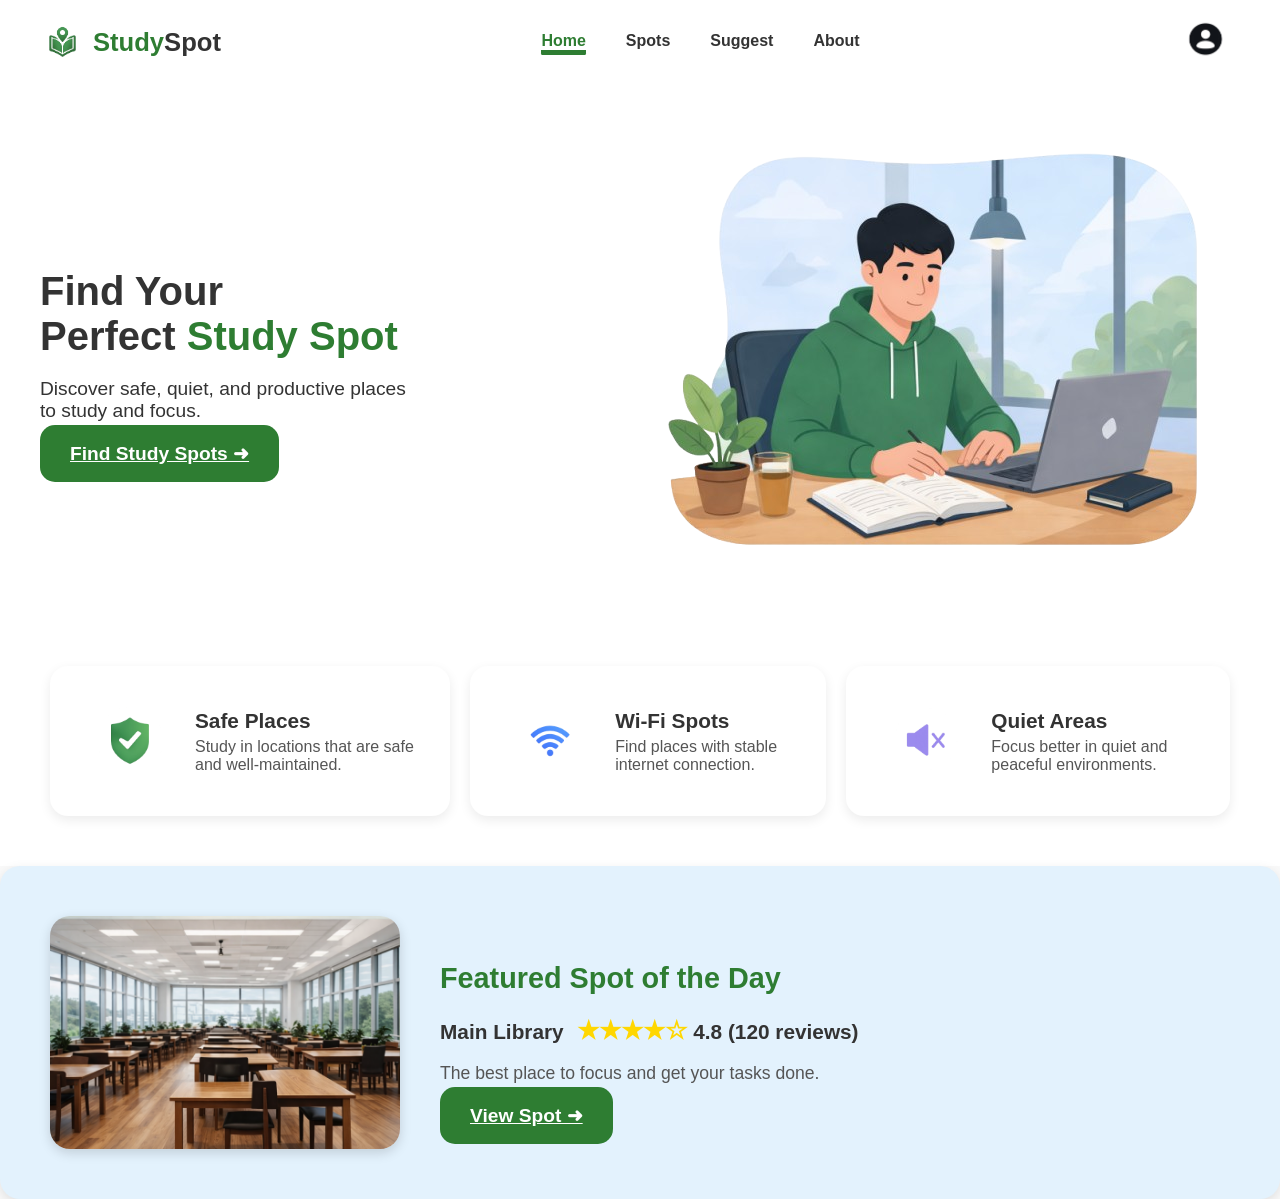
<file: index.html>
<!DOCTYPE html>
<html lang="en">
<head>
  <meta charset="UTF-8">
  <title>StudySpot</title>
  <!-- Link to external CSS file -->
  <link rel="stylesheet" href="style.css">
</head>
<body>

  <!-- Navigation -->
  <header>
  <div class="logo-container">
    <img src="image/StudySpot.png" alt="StudySpot Logo">
    <h2><span class="green-text">Study</span>Spot</h2>
  </div>

  <nav>
    <a href="index.html" class="active">Home</a>
    <a href="spots.html">Spots</a>
    <a href="suggest.html">Suggest</a>
    <a href="about.html">About</a>
  </nav>

  <div class="user-icon">
    <img src="image/User.png" alt="User Profile">
  </div>
  </header>


  <!-- Hero Section -->
  <section class="hero">
    <div class="hero-text">
      <h1>Find Your<br>
        Perfect <span class="green-text">Study Spot</span></h1>
      <p>Discover safe, quiet, and productive places <br>
        to study and focus.</p>
      <a href="spots.html" class="btn">Find Study Spots ➜</a>
    </div>
    <div class="hero-img">
      <img src="image/photo.png" alt="Study illustration">
    </div>
  </section>

  <!-- Features -->
  <section class="features">
  <div class="feature">
    <img src="image/SafePlace.png" alt="Safe Places" class="icon-img">
    <div class="feature-text">
      <h3>Safe Places</h3>
      <p>Study in locations that are safe and well-maintained.</p>
    </div>
  </div>

  <div class="feature">
    <img src="image/Wifi.png" alt="Wi-Fi Spots" class="icon-img">
    <div class="feature-text">
      <h3>Wi-Fi Spots</h3>
      <p>Find places with stable internet connection.</p>
    </div>
  </div>

  <div class="feature">
    <img src="image/Quiet.png" alt="Quiet Areas" class="icon-img">
    <div class="feature-text">
      <h3>Quiet Areas</h3>
      <p>Focus better in quiet and peaceful environments.</p>
    </div>
  </div>
</section>

  <!-- Featured Spot -->
<section class="featured">
  <img src="image/MainLibrary.png" alt="Main Library">

  <div class="featured-info">
    <h2>Featured Spot of the Day</h2>
    <h3>
      Main Library 
      <span class="stars">★★★★☆</span> 
      4.8 (120 reviews)
    </h3>
    <p>The best place to focus and get your tasks done.</p>
    <a href="spots.html" class="btn">View Spot ➜</a>
  </div>
</section>

</body>
</html>
</file>
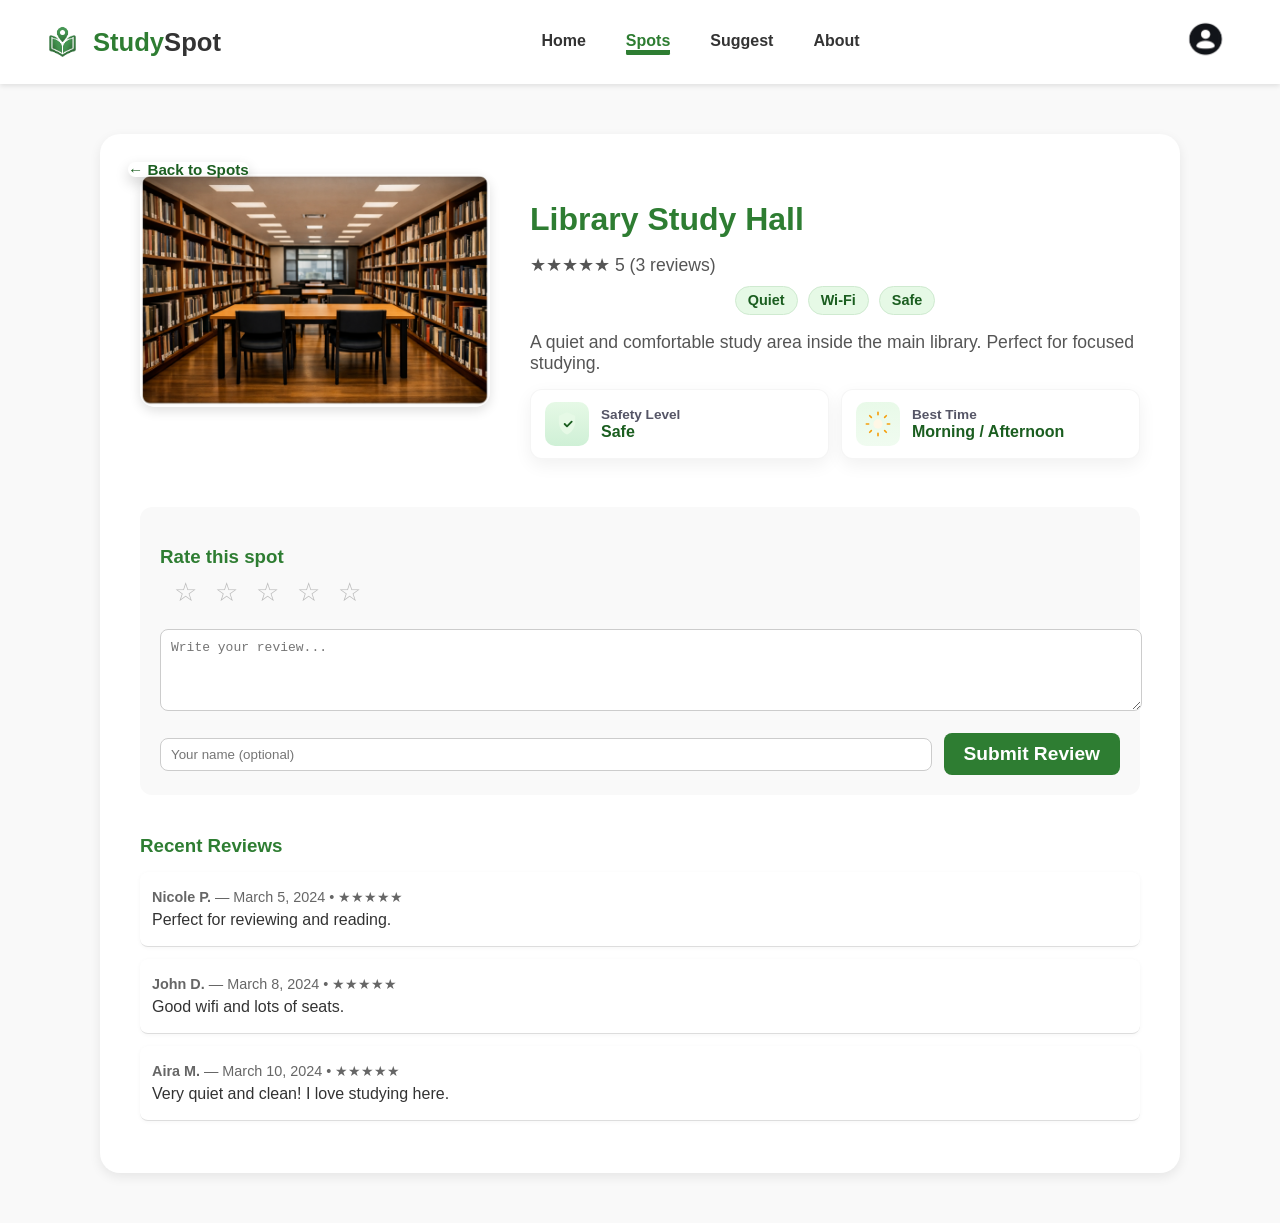
<file: details.html>
<!DOCTYPE html>
<html lang="en">
<head>
  <meta charset="UTF-8">
  <title>Library Study Hall - StudySpot</title>
  <link rel="stylesheet" href="style.css">   <!-- your global styles -->
  <link rel="stylesheet" href="details.css"> <!-- details page styles -->
</head>

<body>
  <header>
    <div class="logo-container">
      <img src="image/StudySpot.png" alt="StudySpot Logo">
      <h2><span class="green-text">Study</span>Spot</h2>
    </div>
    <nav>
      <a href="index.html">Home</a>
      <a href="spots.html" class="active">Spots</a>
      <a href="suggest.html">Suggest</a>
      <a href="about.html">About</a>
    </nav>
    <div class="user-icon">
      <img src="image/User.png" alt="User Icon">
    </div>
  </header>

  <!-- Details Section -->
  <section class="details">
    <div class="details-header">
      <div class="image-wrapper">
        <img src="image/Library.png" alt="Library Study Hall" class="details-img">
        <a href="spots.html" class="back-btn">← Back to Spots</a>
      </div>

      <div class="details-info">
        <h2>Library Study Hall</h2>
        <p class="rating">★★★★☆ 4.7 (98 reviews)</p>
        <div class="tags">
          <span class="tag">Quiet</span>
          <span class="tag">Wi‑Fi</span>
          <span class="tag">Safe</span>
        </div>
        <p class="description">
          A quiet and comfortable study area inside the main library. Perfect for focused studying.
        </p>
        <!-- Info cards: Safety Level and Best Time -->
<div class="info-grid" role="group" aria-label="Spot info">
  <div class="info-card" id="info-safety" aria-live="polite">
    <div class="info-icon" aria-hidden="true">
      <!-- shield icon -->
      <svg width="28" height="28" viewBox="0 0 24 24" fill="none" xmlns="http://www.w3.org/2000/svg" aria-hidden="true">
        <path d="M12 2l7 3v5c0 5-3.5 9.7-7 11-3.5-1.3-7-6-7-11V5l7-3z" fill="#E6F9E6"/>
        <path d="M10 12l2 2 4-4" stroke="#1B5E20" stroke-width="1.6" stroke-linecap="round" stroke-linejoin="round"/>
      </svg>
    </div>
    <div class="info-body">
      <div class="info-label">Safety Level</div>
      <div class="info-value" id="info-safety-value">Safe</div>
    </div>
  </div>

  <div class="info-card" id="info-besttime" aria-live="polite">
    <div class="info-icon" aria-hidden="true">
      <!-- sun icon -->
      <svg width="28" height="28" viewBox="0 0 24 24" fill="none" xmlns="http://www.w3.org/2000/svg" aria-hidden="true">
        <circle cx="12" cy="12" r="4" fill="#FFF7E6"/>
        <path d="M12 2v2M12 20v2M4.9 4.9l1.4 1.4M17.7 17.7l1.4 1.4M2 12h2M20 12h2M4.9 19.1l1.4-1.4M17.7 6.3l1.4-1.4" stroke="#F59E0B" stroke-width="1.4" stroke-linecap="round" stroke-linejoin="round"/>
      </svg>
    </div>
    <div class="info-body">
      <div class="info-label">Best Time</div>
      <div class="info-value" id="info-besttime-value">Morning / Afternoon</div>
    </div>
  </div>
</div>
      </div>
    </div>


  <!-- Review Form (interactive) -->
    <div class="review-form">
      <h3>Rate this spot</h3>

      <!-- interactive stars -->
      <div class="stars" id="starRating" role="radiogroup" aria-label="Rate this spot">
        <button class="star" data-value="1" aria-label="1 star" aria-checked="false">☆</button>
        <button class="star" data-value="2" aria-label="2 stars" aria-checked="false">☆</button>
        <button class="star" data-value="3" aria-label="3 stars" aria-checked="false">☆</button>
        <button class="star" data-value="4" aria-label="4 stars" aria-checked="false">☆</button>
        <button class="star" data-value="5" aria-label="5 stars" aria-checked="false">☆</button>
      </div>

      <textarea id="reviewText" placeholder="Write your review..." rows="4"></textarea>

      <div class="review-actions">
        <input id="reviewerName" type="text" placeholder="Your name (optional)" />
        <button id="submitReview" class="btn">Submit Review</button>
      </div>
    </div>

    <!-- Reviews Section -->
    <div class="reviews-section">
      <h3>Recent Reviews</h3>

      <!-- Existing static reviews are now seeded by JS if needed -->
    </div>
  </section>

  <script>
/* Helper: sanitize text to avoid HTML injection */
function sanitize(str) {
  return String(str || '')
    .replaceAll('&', '&amp;')
    .replaceAll('<', '&lt;')
    .replaceAll('>', '&gt;')
    .replaceAll('"', '&quot;')
    .replaceAll("'", '&#39;');
}

/* Get spot id from URL or default */
const params = new URLSearchParams(window.location.search);
const spotId = params.get('id') || 'library';

/* Spot data */
const spots = {
  library: {
    title: "Library Study Hall",
    rating: "★★★★☆ 4.7 (98 reviews)",
    tags: ["Quiet", "Wi‑Fi", "Safe"],
    description: "A quiet and comfortable study area inside the main library. Perfect for focused studying.",
    safety: "Safe",
    bestTime: "Morning / Afternoon",
    image: "image/Library.png"
  },
  cafe: {
    title: "Café Study Corner",
    rating: "★★★★☆ 4.5 (76 reviews)",
    tags: ["Wi‑Fi", "Affordable"],
    description: "A cozy café with good coffee and reliable Wi‑Fi.",
    safety: "Safe",
    bestTime: "Afternoon / Evening",
    image: "image/Cafe.png"
  },
  park: {
    title: "Park Study Area",
    rating: "★★★☆☆ 3.9 (54 reviews)",
    tags: ["Quiet", "Affordable"],
    description: "An outdoor study spot with fresh air and natural light.",
    safety: "Moderate",
    bestTime: "Morning",
    image: "image/Park.png"
  }
};

/* Default seeded reviews (used only if localStorage empty) */
const defaultReviews = {
  library: [
    { name: "Aira M.", text: "Very quiet and clean! I love studying here.", date: "March 10, 2024", rating: 5 },
    { name: "John D.", text: "Good wifi and lots of seats.", date: "March 8, 2024", rating: 5 },
    { name: "Nicole P.", text: "Perfect for reviewing and reading.", date: "March 5, 2024", rating: 5 }
  ],
  cafe: [],
  park: []
};

/* LocalStorage key per spot */
const storageKey = 'studysite_reviews_' + spotId;

/* DOM refs */
const detailsImg = document.querySelector('.details-img');
const detailsTitle = document.querySelector('.details-info h2');
const detailsRating = document.querySelector('.details-info .rating');
const tagsContainer = document.querySelector('.details-info .tags');
const descriptionEl = document.querySelector('.details-info .description');
const safetyEl = document.querySelector('.details-info .safety');
const besttimeEl = document.querySelector('.details-info .besttime');

const stars = Array.from(document.querySelectorAll('.star'));
const reviewText = document.getElementById('reviewText');
const reviewerName = document.getElementById('reviewerName');
const submitBtn = document.getElementById('submitReview');
const reviewsSection = document.querySelector('.reviews-section');

let currentRating = 0;

/* Populate page for the spot */
function populateSpot() {
  const spot = spots[spotId] || spots['library'];
  if (detailsImg) detailsImg.src = spot.image;
  if (detailsTitle) detailsTitle.textContent = spot.title;
  // rating text will be computed from stored reviews
  tagsContainer.innerHTML = '';
  spot.tags.forEach(tag => {
    const span = document.createElement('span');
    span.className = 'tag';
    span.textContent = tag;
    tagsContainer.appendChild(span);
  });
  if (descriptionEl) descriptionEl.textContent = spot.description;
  if (safetyEl) safetyEl.innerHTML = `<strong>Safety Level:</strong> ${spot.safety}`;
  if (besttimeEl) besttimeEl.innerHTML = `<strong>Best Time:</strong> ${spot.bestTime}`;
}

  /* Update the new info cards dynamically */
function updateInfoCardsFromSpot() {
  try {
    const spot = spots[spotId] || spots['library'];
    const safetyEl = document.getElementById('info-safety-value');
    const bestEl = document.getElementById('info-besttime-value');
    const safetyCard = document.getElementById('info-safety');

    if (spot && safetyEl && bestEl) {
      const safetyText = spot.safety || 'Safe';
      const bestText = spot.bestTime || 'Morning / Afternoon';
      safetyEl.textContent = safetyText;
      bestEl.textContent = bestText;

      // color the safety icon background by level
      if (safetyCard) {
        const icon = safetyCard.querySelector('.info-icon');
        if (safetyText.toLowerCase() === 'safe') {
          icon.style.background = 'linear-gradient(180deg,#E6F9E6,#CFF0D6)';
        } else if (safetyText.toLowerCase() === 'moderate') {
          icon.style.background = 'linear-gradient(180deg,#FFF7E6,#FFECCF)';
        } else {
          icon.style.background = 'linear-gradient(180deg,#FFE6E6,#FFD6D6)';
        }
      }
    }
  } catch (e) {
    // fail silently
  }
}


/* Load reviews from localStorage or seed defaults */
function loadReviews() {
  const raw = localStorage.getItem(storageKey);
  let reviews = [];
  try {
    reviews = raw ? JSON.parse(raw) : null;
  } catch (e) {
    reviews = null;
  }
  if (!reviews) {
    reviews = defaultReviews[spotId] ? defaultReviews[spotId].slice() : [];
    localStorage.setItem(storageKey, JSON.stringify(reviews));
  }
  return reviews;
}

/* Save reviews */
function saveReviews(reviews) {
  localStorage.setItem(storageKey, JSON.stringify(reviews));
}

/* Compute average rating and update the .rating text */
function computeAndShowRating(reviews) {
  if (!Array.isArray(reviews)) reviews = [];
  const total = reviews.length;
  const sum = reviews.reduce((acc, r) => acc + (Number(r.rating) || 0), 0);
  const avg = total ? (sum / total) : 0;
  const rounded = Math.round(avg * 10) / 10; // one decimal
  const wholeStars = Math.round(avg); // visual nearest whole star
  const starStr = '★'.repeat(wholeStars) + '☆'.repeat(5 - wholeStars);
  if (detailsRating) detailsRating.textContent = `${starStr} ${rounded} (${total} review${total !== 1 ? 's' : ''})`;
}

/* Render reviews (newest first) */
function renderReviews(reviews) {
  const heading = reviewsSection.querySelector('h3');
  reviewsSection.innerHTML = '';
  if (heading) reviewsSection.appendChild(heading);
  reviews.slice().reverse().forEach(r => {
    const div = document.createElement('div');
    div.className = 'review';
    div.innerHTML = `
      <p class="meta"><strong>${sanitize(r.name || 'Anonymous')}</strong> — ${sanitize(r.date)} • ${'★'.repeat(r.rating)}${'☆'.repeat(5-r.rating)}</p>
      <p class="text">${sanitize(r.text)}</p>
    `;
    reviewsSection.appendChild(div);
  });
}

/* Star visuals */
function updateStarVisuals(value) {
  stars.forEach(s => {
    const v = Number(s.dataset.value);
    s.classList.toggle('selected', v <= value);
    s.setAttribute('aria-checked', v === value ? 'true' : 'false');
    s.textContent = v <= value ? '★' : '☆';
  });
}

/* Star interactions */
stars.forEach(s => {
  s.addEventListener('mouseenter', () => {
    const v = Number(s.dataset.value);
    stars.forEach(st => st.classList.toggle('hovered', Number(st.dataset.value) <= v));
    stars.forEach(st => st.textContent = Number(st.dataset.value) <= v ? '★' : '☆');
  });
  s.addEventListener('mouseleave', () => {
    stars.forEach(st => st.classList.remove('hovered'));
    updateStarVisuals(currentRating);
  });
  s.addEventListener('click', () => {
    currentRating = Number(s.dataset.value);
    updateStarVisuals(currentRating);
  });
  s.addEventListener('keydown', (e) => {
    if (e.key === 'Enter' || e.key === ' ') {
      e.preventDefault();
      currentRating = Number(s.dataset.value);
      updateStarVisuals(currentRating);
    }
  });
});

/* Submit review handler: saves review, recomputes average, updates UI */
submitBtn.addEventListener('click', () => {
  const text = reviewText.value.trim();
  if (!text) {
    reviewText.focus();
    return;
  }
  const name = reviewerName.value.trim() || 'Anonymous';
  const date = new Date().toLocaleDateString();
  const rating = currentRating || 5;

  const review = { name, text, date, rating };

  // Load existing, append, save
  let reviews = loadReviews();
  reviews.push(review);
  saveReviews(reviews);

  // Clear form
  reviewText.value = '';
  reviewerName.value = '';
  currentRating = 0;
  updateStarVisuals(0);

  // Update UI
  computeAndShowRating(reviews);
  renderReviews(reviews);
});

/* Initialize page */
populateSpot();
updateInfoCardsFromSpot();            // ← NEW: update the Safety / Best Time cards
const initialReviews = loadReviews();
computeAndShowRating(initialReviews);
renderReviews(initialReviews);
updateStarVisuals(0);

  </script>
</body>
</html>
</file>
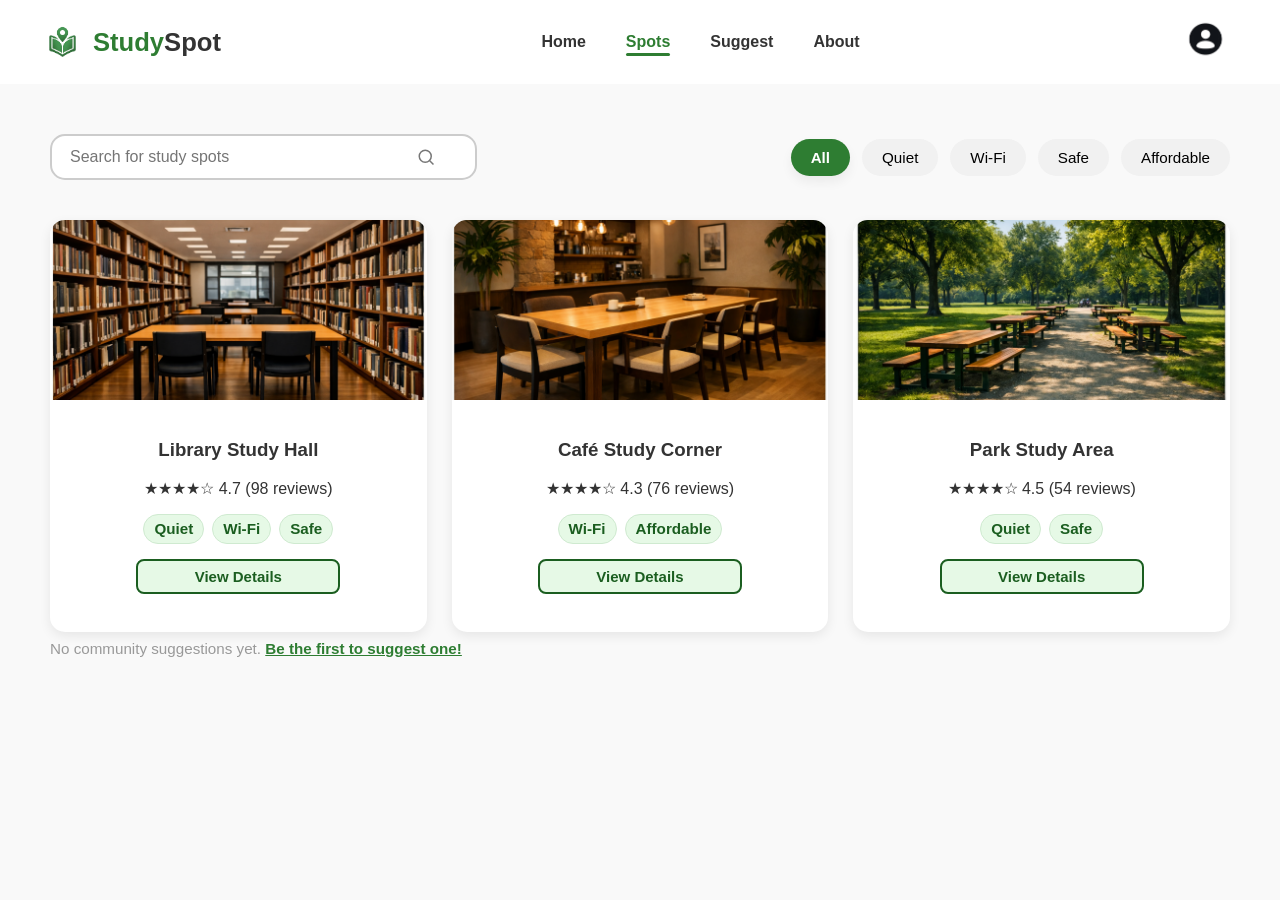
<file: spots.html>
<!DOCTYPE html>
<html lang="en">
<head>
  <meta charset="UTF-8" />
  <title>StudySpot - Spots</title>
  <meta name="viewport" content="width=device-width,initial-scale=1" />
  <style>
    body {
      font-family: Arial, sans-serif;
      margin: 0;
      background: #f9f9f9;
      color: #333;
    }

    /* Navigation */
    header {
      display: flex;
      justify-content: space-between;
      align-items: center;
      padding: 15px 40px;
      background: #fff;
      box-shadow: 0 2px 5px rgba(0,0,0,0.1);
    }

    nav {
      flex: 1;
      display: flex;
      justify-content: center;
      gap: 40px;
    }

    nav a {
      text-decoration: none;
      color: #333;
      font-weight: bold;
      position: relative;
    }

    nav a:hover { color: #2e7d32; }
    nav a.active { color: #2e7d32; }
    nav a.active::after {
      content: "";
      position: absolute;
      bottom: -5px;
      left: 0;
      width: 100%;
      height: 3px;
      background: #2e7d32;
      border-radius: 2px;
    }

    .logo-container { display: flex; align-items: center; gap: 8px; }
    .logo-container img { height: 45px; width: auto; }
    .logo-container h2 { font-size: 1.6em; margin: 0; }
    .green-text { color: #2e7d32; }

    .user-icon img {
      height: 50px;
      width: 50px;
      border-radius: 50%;
      object-fit: cover;
      margin-right: 10px;
    }

    /* Spots Page */
    .spots {
      padding: 50px;
      background: #f9f9f9;
      max-width: 1200px;
      margin: 0 auto;
    }

    /* Search + Filter Bar */
    .spot-filters {
      display: flex;
      justify-content: space-between;
      align-items: center;
      margin-bottom: 40px;
      flex-wrap: wrap;
      gap: 16px;
    }

    .search-wrapper { position: relative; width: 400px; max-width: 100%; }
    .search-bar {
      width: 100%;
      padding: 12px 5px 12px 18px;
      border: 2px solid #ccc;
      border-radius: 15px;
      font-size: 1em;
    }
    .search-icon {
      position: absolute;
      right: 15px;
      top: 50%;
      transform: translateY(-50%);
      width: 18px;
      height: 18px;
      pointer-events: none;
    }

    .filter-buttons {
      display: flex;
      gap: 12px;
      flex-wrap: wrap;
      justify-content: flex-end;
    }

    .filter {
      background: #f1f1f1;
      border: none;
      padding: 10px 20px;
      border-radius: 25px;
      cursor: pointer;
      font-size: 0.95em;
      transition: background 0.18s ease, transform 0.12s ease, box-shadow 0.12s ease;
    }
    .filter:hover { background: #ddd; transform: translateY(-1px); }
    .filter.active { background: #2e7d32; color: #fff; font-weight: bold; box-shadow: 0 6px 12px rgba(0,0,0,0.06); }

    /* Spot Cards */
    .spot-list {
      display: grid;
      grid-template-columns: repeat(auto-fit, minmax(280px, 1fr));
      gap: 25px;
    }

    .spot-card {
      background: #fff;
      border-radius: 15px;
      box-shadow: 0 4px 12px rgba(0,0,0,0.08);
      overflow: hidden;
      transition: transform 0.2s ease, box-shadow 0.2s ease, opacity 0.18s ease;
      padding-bottom: 18px;
      max-width: 400px;
    }

    .spot-card:hover { transform: translateY(-5px); box-shadow: 0 6px 15px rgba(0,0,0,0.12); }

    .spot-card img {
      width: 100%;
      height: 180px;
      object-fit: cover;
      display: block;
    }

    .spot-info {
      padding: 20px;
      text-align: center;
    }

    .spot-card .btn {
      display: inline-block;
      min-width: 160px;
      padding: 8px 20px;
      background-color: #e6f9e6;
      color: #1b5e20;
      border: 2px solid #1b5e20;
      border-radius: 8px;
      font-size: 15px;
      font-weight: 700;
      text-decoration: none;
      text-align: center;
      cursor: pointer;
      line-height: 1;
      box-shadow: none;
      transition: background 0.12s ease, transform 0.08s ease;
    }
    .spot-card .btn:hover { background-color: #d7f3d7; transform: translateY(-2px); }
    .spot-card .btn:active { transform: translateY(0); }

    /* Tags (chips) */
    .tags {
      display: flex;
      gap: 8px;
      flex-wrap: wrap;
      justify-content: center;
      margin: 10px 0 15px;
      padding: 0;
    }

    .tag {
      display: inline-flex;
      align-items: center;
      gap: 8px;
      padding: 6px 10px;
      background: #e6f9e6;
      color: #1b5e20;
      border: 1px solid #cfead0;
      border-radius: 999px;
      font-size: 0.95em;
      font-weight: 700;
      line-height: 1;
      white-space: nowrap;
      user-select: none;
      cursor: pointer;
      transition: background 0.12s ease, transform 0.08s ease;
    }

    .tag:hover, .tag:focus { background: #d7f3d7; transform: translateY(-1px); outline: none; }

    /* Hidden state for filtering */
    .spot-card.hidden {
      display: none !important;
    }

    /* small responsive tweak */
    @media (max-width: 600px) {
      .search-wrapper { width: 100%; }
      .spot-filters { gap: 12px; }
    }

    /* ---- Community Suggestions section ---- */
    .section-divider {
      display: flex;
      align-items: center;
      gap: 14px;
      margin: 48px 0 20px;
    }
    .section-divider h2 {
      font-size: 1.15rem;
      color: #2e7d32;
      white-space: nowrap;
      margin: 0;
      font-weight: 800;
    }
    .section-divider hr {
      flex: 1;
      border: none;
      border-top: 2px solid #d5ead5;
    }

    /* Orange "Community Suggestion" badge on each card */
    .community-badge {
      display: inline-block;
      background: #fff7e6;
      color: #b45a00;
      border: 1px solid #f5d9a8;
      border-radius: 999px;
      font-size: 0.78rem;
      font-weight: 700;
      padding: 3px 12px;
      margin-bottom: 8px;
    }

    /* Remove button inside suggested card */
    .remove-btn {
      display: block;
      width: calc(100% - 40px);
      margin: 10px 20px 0;
      padding: 7px;
      background: transparent;
      color: #b00000;
      border: 1px solid #f5c2c2;
      border-radius: 8px;
      font-size: 0.85rem;
      font-weight: 700;
      cursor: pointer;
      transition: background 0.12s;
    }
    .remove-btn:hover { background: #fff0f0; }

    /* Empty state message */
    #noSuggestions {
      display: none;
      color: #999;
      font-size: 0.95rem;
      margin-top: 8px;
    }
  </style>
</head>
<body>

  <!-- Navigation -->
  <header>
    <div class="logo-container">
      <img src="image/StudySpot.png" alt="StudySpot Logo" />
      <h2><span class="green-text">Study</span>Spot</h2>
    </div>
    <nav>
      <a href="index.html">Home</a>
      <a href="spots.html" class="active">Spots</a>
      <a href="suggest.html">Suggest</a>
      <a href="about.html">About</a>
    </nav>
    <div class="user-icon">
      <img src="image/User.png" alt="User Icon" />
    </div>
  </header>

  <!-- Spots Section -->
  <section class="spots">

    <!-- Search + Filters -->
    <div class="spot-filters">
      <div class="search-wrapper">
        <input type="text" placeholder="Search for study spots"
               class="search-bar" id="searchInput" aria-label="Search study spots" />
        <svg class="search-icon" xmlns="http://www.w3.org/2000/svg" viewBox="0 0 24 24" aria-hidden="true">
          <circle cx="11" cy="11" r="8" stroke="#777" stroke-width="2" fill="none"/>
          <line x1="17" y1="17" x2="22" y2="22" stroke="#777" stroke-width="2"/>
        </svg>
      </div>

      <div class="filter-buttons" role="tablist" aria-label="Spot filters">
        <button class="filter active" data-filter="all" role="tab" aria-selected="true">All</button>
        <button class="filter" data-filter="quiet" role="tab" aria-selected="false">Quiet</button>
        <button class="filter" data-filter="wifi" role="tab" aria-selected="false">Wi‑Fi</button>
        <button class="filter" data-filter="safe" role="tab" aria-selected="false">Safe</button>
        <button class="filter" data-filter="affordable" role="tab" aria-selected="false">Affordable</button>
      </div>
    </div>

    <!-- Static Spot Cards -->
    <div class="spot-list" id="spotList">
      <div class="spot-card" data-id="library">
        <img src="image/Library.png" alt="Library Study Hall" />
        <div class="spot-info">
          <h3>Library Study Hall</h3>
          <p class="rating">★★★★☆ 4.7 (98 reviews)</p>
          <div class="tags" role="list" aria-label="Features">
            <span class="tag" role="listitem" data-feature="quiet">Quiet</span>
            <span class="tag" role="listitem" data-feature="wifi">Wi‑Fi</span>
            <span class="tag" role="listitem" data-feature="safe">Safe</span>
          </div>
          <a href="details.html?id=library" class="btn">View Details</a>
        </div>
      </div>

      <div class="spot-card" data-id="cafe">
        <img src="image/Cafe.png" alt="Café Study Corner" />
        <div class="spot-info">
          <h3>Café Study Corner</h3>
          <p class="rating">★★★★☆ 4.3 (76 reviews)</p>
          <div class="tags" role="list" aria-label="Features">
            <span class="tag" role="listitem" data-feature="wifi">Wi‑Fi</span>
            <span class="tag" role="listitem" data-feature="affordable">Affordable</span>
          </div>
          <a href="details.html?id=cafe" class="btn">View Details</a>
        </div>
      </div>

      <div class="spot-card" data-id="park">
        <img src="image/Park.png" alt="Park Study Area" />
        <div class="spot-info">
          <h3>Park Study Area</h3>
          <p class="rating">★★★★☆ 4.5 (54 reviews)</p>
          <div class="tags" role="list" aria-label="Features">
            <span class="tag" role="listitem" data-feature="quiet">Quiet</span>
            <span class="tag" role="listitem" data-feature="safe">Safe</span>
          </div>
          <a href="details.html?id=park" class="btn">View Details</a>
        </div>
      </div>
    </div>

    <!-- Community Suggestions Section -->
    <div class="section-divider" id="suggestedDivider" style="display:none">
      <h2>📍 Community Suggestions</h2>
      <hr />
    </div>
    <div class="spot-list" id="suggestedList"></div>
    <p id="noSuggestions">
      No community suggestions yet.
      <a href="Suggest.html" style="color:#2e7d32;font-weight:700;">Be the first to suggest one!</a>
    </p>

  </section>

<script>
(function () {

  const STORAGE_KEY = 'studysite_suggestions_v1';
  const filterButtons = document.querySelectorAll('.filter');
  const searchInput = document.getElementById('searchInput');

  // Always get all current cards (static + suggested)
  function getAllCards() {
    return Array.from(document.querySelectorAll('.spot-card'));
  }

  // ---- Filter ----
  function showCards(filter) {
    getAllCards().forEach(card => {
      if (filter === 'all') {
        card.classList.remove('hidden');
        return;
      }
      const tags = Array.from(card.querySelectorAll('[data-feature]'));
      const match = tags.some(tag => tag.dataset.feature === filter);
      card.classList.toggle('hidden', !match);
    });

    filterButtons.forEach(btn => {
      btn.classList.remove('active');
      btn.setAttribute('aria-selected', 'false');
    });
    const active = document.querySelector(`[data-filter="${filter}"]`);
    if (active) {
      active.classList.add('active');
      active.setAttribute('aria-selected', 'true');
    }
  }

  filterButtons.forEach(btn => {
    btn.addEventListener('click', () => {
      showCards(btn.dataset.filter);
      if (searchInput) searchInput.value = '';
    });
  });

  if (searchInput) {
    searchInput.addEventListener('input', () => {
      const q = searchInput.value.toLowerCase();
      getAllCards().forEach(card => {
        const title = card.querySelector('h3')?.textContent.toLowerCase() || '';
        const tags = Array.from(card.querySelectorAll('[data-feature]'))
          .map(t => t.dataset.feature.toLowerCase());
        const match = title.includes(q) || tags.some(t => t.includes(q));
        card.classList.toggle('hidden', !match);
      });
      filterButtons.forEach(btn => {
        btn.classList.remove('active');
        btn.setAttribute('aria-selected', 'false');
      });
    });
  }

  // ---- Load suggestions from localStorage ----
  function loadSuggestions() {
    try {
      const raw = localStorage.getItem(STORAGE_KEY);
      const parsed = raw ? JSON.parse(raw) : [];
      return Array.isArray(parsed) ? parsed : [];
    } catch(e) { return []; }
  }

  // ---- Render suggested cards ----
  function renderSuggestions() {
    const list = loadSuggestions();
    const container = document.getElementById('suggestedList');
    const divider = document.getElementById('suggestedDivider');
    const empty = document.getElementById('noSuggestions');

    container.innerHTML = '';

    if (list.length === 0) {
      divider.style.display = 'none';
      empty.style.display = 'block';
      return;
    }

    divider.style.display = 'flex';
    empty.style.display = 'none';

    list.forEach(s => {
      const card = document.createElement('div');
      card.className = 'spot-card';

      // Photo or placeholder
      const photoHtml = s.photo
        ? `<img src="${s.photo}" alt="${esc(s.name)}" />`
        : `<div style="width:100%;height:180px;background:#f0f0f0;display:flex;align-items:center;justify-content:center;color:#bbb;font-size:0.95rem;font-weight:700;">No Photo</div>`;

      // Tag chips
      const tagHtml = (s.tags || []).map(t =>
        `<span class="tag" data-feature="${esc(t.toLowerCase())}">${esc(t)}</span>`
      ).join('');

      card.innerHTML = `
        ${photoHtml}
        <div class="spot-info">
          <span class="community-badge">Community Suggestion</span>
          <h3>${esc(s.name)}</h3>
          <p style="font-size:0.88rem;color:#666;margin:4px 0 6px;">📍 ${esc(s.location)}</p>
          <p style="font-size:0.88rem;color:#444;margin:0 0 10px;">${esc(s.description)}</p>
          <div class="tags">${tagHtml}</div>
          <p style="font-size:0.8rem;color:#999;margin:6px 0 0;">Safety: ${esc(s.safety || 'Not specified')}</p>
        </div>
        <button class="remove-btn" data-id="${esc(s.id)}">🗑 Remove</button>
      `;

      // Remove button
      card.querySelector('.remove-btn').addEventListener('click', () => {
        const updated = loadSuggestions().filter(x => x.id !== s.id);
        localStorage.setItem(STORAGE_KEY, JSON.stringify(updated));
        renderSuggestions();
      });

      // Tag chip filter clicks
      card.querySelectorAll('.tag').forEach(tag => {
        tag.addEventListener('click', () => showCards(tag.dataset.feature));
      });

      container.appendChild(card);
    });
  }

  // Simple HTML escape
  function esc(str) {
    return String(str || '')
      .replace(/&/g,'&amp;')
      .replace(/</g,'&lt;')
      .replace(/>/g,'&gt;')
      .replace(/"/g,'&quot;');
  }

  // Init
  showCards('all');
  renderSuggestions();

})();
</script>
</body>
</html>
</file>
<file: style.css>
body {
  font-family: Arial, sans-serif;
  margin: 0;
  background: #f9f9f9;
  color: #333;
}

/* Navigation */
header {
  display: flex;
  justify-content: space-between; /* logo left, user icon right */
  align-items: center;
  padding: 15px 40px;
  background: #fff;
  box-shadow: 0 2px 5px rgba(0,0,0,0.1);
}

nav {
  flex: 1;                  
  display: flex;
  justify-content: center;  
  gap: 40px;                
}

nav a {
  text-decoration: none;
  color: #333;
  font-weight: bold;
  position: relative;       
}

nav a:hover {
  color: #2e7d32;
}

nav a.active {
  color: #2e7d32; 
  border-bottom: 3px solid #2e7d32;          
}

nav a.active::after {
  content: "";
  position: absolute;
  bottom: -5px;             
  left: 0;
  width: 100%;
  height: 3px;
  background: #2e7d32;      
  border-radius: 2px;
}

/* Logo + Name */
.logo-container {
  display: flex;
  align-items: center;
  gap: 8px;
}
.logo-container img {
  height: 45px;   
  width: auto;
}
.logo-container h2 {
  font-size: 1.6em;
  margin: 0;
}

.green-text {
  color: #2e7d32; 
}

/* User Icon */
.user-icon img {
  height: 50px;   
  width: 50px;
  border-radius: 50%;
  object-fit: cover;
  margin-right: 10px; 
}

/* Hero Section */
.hero {
  display: flex;
  justify-content: space-between;
  align-items: center;
  padding: 60px 40px;
  background: #ffffff;
}
.hero-text {
  max-width: 50%;
}
.hero-text h1 {
  font-size: 2.5em;
  margin-bottom: 10px;
}
.hero-text p {
  font-size: 1.2em;
  margin-bottom: 20px;
}
.btn {
  background: #2e7d32;       
  color: #fff;
  padding: 18px 30px;        
  border: none;
  border-radius: 15px;       
  cursor: pointer;
  font-size: 1.2em;          
  font-weight: bold;         
  transition: background 0.3s ease, transform 0.2s ease;
}
.btn:hover {
  background: #1b5e20;
  transform: scale(1.05);    
}

/* Features Section (Safe, Wi-Fi, Quiet) */
.features {
  display: flex;
  flex-direction: row;   
  gap: 20px;
  padding: 50px;
  background: #fff;
}
.feature {
  display: flex;
  align-items: center;
  gap: 20px;
  padding: 30px 35px;
  border-radius: 18px;
  background: #ffffff;
  box-shadow: 0 4px 12px rgba(0,0,0,0.08);
  transition: transform 0.2s ease, box-shadow 0.2s ease;
}
.feature:hover {
  transform: translateY(-5px);
  box-shadow: 0 6px 15px rgba(0,0,0,0.12);
}
.icon-img {
  height: 90px;
  width: auto;
  flex-shrink: 0;
}
.feature-text h3 {
  margin: 0 0 5px;
  font-size: 1.3em;
  color: #333;
}
.feature-text p {
  margin: 0;
  font-size: 1em;
  color: #555;
}

/* Featured Spot Section */
.featured {
  display: flex;
  align-items: center;
  justify-content: flex-start; 
  gap: 40px;
  padding: 50px;
  background: #e3f2fd;
  border-radius: 20px;
  box-shadow: 0 4px 12px rgba(0,0,0,0.1);
}
.featured img {
  width: 350px;
  border-radius: 20px;
  object-fit: cover;
  box-shadow: 0 4px 12px rgba(0,0,0,0.15);
}
.featured-info {
  flex: 1;                  
}
.featured-info h2 {
  font-size: 1.8em;
  color: #2e7d32;
  margin-bottom: 10px;
}
.featured-info h3 {
  font-size: 1.3em;
  color: #333;
  margin-bottom: 10px;
}
.stars {
  color: gold;
  font-size: 1.2em;
  margin-left: 8px;
}
.featured-info p {
  font-size: 1.1em;
  color: #555;
  margin-bottom: 20px;
}

/* Spots Page */
.spots {
  padding: 50px;
  background: #f9f9f9;
  max-width: 1200px;   /* keeps everything aligned */
  margin: 0 auto;      /* center the whole section */
}

.spots h2 {
  text-align: left;    /* align heading with content */
  font-size: 2em;
  margin-bottom: 20px;
  color: #2e7d32;
}

/* Search + Filter Bar */
.spot-filters {
  display: flex;
  justify-content: space-between; /* search left, filters right */
  align-items: center;
  margin-bottom: 40px;
  flex-wrap: wrap;                /* wrap neatly on smaller screens */
}

.search-wrapper {
  position: relative;
  width: 400px;                   /* fixed width for search bar */
}

.search-bar {
  width: 100%;
  padding: 12px 5px 12px 18px;
  border: 2px solid #ccc;
  border-radius: 15px;
  font-size: 1em;
}

.search-icon {
  position: absolute;
  right: 15px;
  top: 50%;
  transform: translateY(-50%);
  width: 18px;
  height: 18px;
  pointer-events: none;
}

.filter-buttons {
  display: flex;
  gap: 12px;
  flex-wrap: wrap;
  justify-content: flex-end;      /* push buttons to the right */
}

.filter {
  background: #f1f1f1;
  border: none;
  padding: 10px 20px;
  border-radius: 25px;
  cursor: pointer;
  font-size: 0.95em;
  transition: background 0.3s ease, transform 0.2s ease;
}

.filter:hover {
  background: #ddd;
  transform: scale(1.05);
}

.filter.active {
  background: #2e7d32;
  color: #fff;
  font-weight: bold;
}

/* Spot Cards */
.spot-list {
  display: grid;
  grid-template-columns: repeat(auto-fit, minmax(280px, 1fr));
  gap: 25px;
}

.spot-card {
  background: #fff;
  border-radius: 15px;
  box-shadow: 0 4px 12px rgba(0,0,0,0.08);
  overflow: hidden;
  transition: transform 0.2s ease, box-shadow 0.2s ease;
}

.spot-card:hover {
  transform: translateY(-5px);
  box-shadow: 0 6px 15px rgba(0,0,0,0.12);
}

.spot-card img {
  width: 100%;
  height: 180px;
  object-fit: cover;
}

.spot-info {
  padding: 20px;
  text-align: center; /* centers the button and keeps text readable */
}

/* Exact "View Details" button — replace existing .spot-card .btn */
.spot-card .btn {
  display: inline-block;
  min-width: 160px;
  padding: 8px 20px;
  background-color: #e6f9e6;
  color: #1b5e20;
  border: 2px solid #1b5e20;
  border-radius: 8px;
  font-size: 15px;
  font-weight: 700;
  text-decoration: none;
  text-align: center;
  cursor: pointer;
  line-height: 1;
  box-shadow: none;
  transition: background 0.12s ease, transform 0.08s ease;
}

/* Hover and active states */
.spot-card .btn:hover {
  background-color: #d7f3d7;
  transform: translateY(-2px);
}
.spot-card .btn:active {
  transform: translateY(0);
}

.spot-info h3 {
  margin: 0 0 8px;
  font-size: 1.3em;
  color: #333;
}

.rating {
  font-size: 1em;
  color: #555;
  margin-bottom: 5px;
}

.tags {
  font-size: 0.95em;
  color: #777;
  margin-bottom: 15px;
}

.reviews-section {
  margin-top: 30px;
}

.rating {
  font-size: 24px;
  color: #ccc;
  cursor: pointer;
}

.star.active {
  color: gold;
}

#reviewText {
  width: 100%;
  margin: 10px 0;
  padding: 10px;
  border-radius: 8px;
  border: 1px solid #ccc;
}

#reviewsList {
  margin-top: 20px;
}

/* =========================
   Interactive filter + tags
   ========================= */

/* Make filter buttons more interactive and accessible */
.filter {
  outline: none;
  transition: background 0.18s ease, transform 0.12s ease, box-shadow 0.12s ease;
}

.filter:hover {
  background: #e6e6e6;
  transform: translateY(-1px);
}

.filter:focus {
  box-shadow: 0 0 0 3px rgba(46,125,50,0.12);
}

/* stronger active visual */
.filter.active {
  background: #2e7d32;
  color: #fff;
  font-weight: 700;
  box-shadow: 0 6px 12px rgba(0,0,0,0.06);
}

/* Tag chips styling (replace plain text tags) */
.tags {
  display: flex;
  gap: 8px;
  flex-wrap: wrap;
  justify-content: center;
  margin: 10px 0 15px;
  padding: 0;
}

.tag {
  flex: 0 0 auto;
  padding: 6px 10px;
  background: #e6f9e6;
  color: #1b5e20;
  border: 1px solid #cfead0;
  border-radius: 999px;
  font-size: 0.95em;
  font-weight: 700;
  line-height: 1;
  text-align: center;
  cursor: pointer;
  transition: background 0.12s ease, box-shadow 0.12s ease;
}

.tag:hover {
  background: #d7f3d7;
  transform: translateY(-1px);
}

.tag:focus {
  background: #d7f3d7;
  box-shadow: 0 4px 10px rgba(27,94,32,0.06);
  outline: none;
}

body.filter-all .tags .tag {
  width: 110px;   /* fixed width */
  height: 34px;   /* fixed height */
  flex: 0 0 110px;
  text-align: center;
  overflow: hidden;
  text-overflow: ellipsis;
}

.filter {
  flex: 0 0 auto;                 /* prevent filter buttons from stretching */
}

.spot-card.hidden {
  display: none !important;
  opacity: 0;
  transform: scale(0.995);
  transition: opacity 0.18s ease, transform 0.12s ease;
}

/* Smooth reveal when removing hidden class */
.spot-card {
  transition: transform 0.18s ease, box-shadow 0.18s ease, opacity 0.18s ease;
}

/* Accessibility: visible focus for keyboard users */
.filter:focus-visible,
.tag:focus-visible,
.spot-card .btn:focus-visible {
  outline: none;
  box-shadow: 0 0 0 3px rgba(46,125,50,0.16);
}

/* Responsive tweaks */
@media (max-width: 420px) {
  .filter { padding: 8px 14px; font-size: 0.9em; }
  .tag { padding: 6px 8px; font-size: 0.9em; }
  .search-wrapper { width: 100%; }
}
</file>
<file: details.css>
/* General page setup */
body {
  font-family: Arial, sans-serif;
  margin: 0;
  background: #f9f9f9;
  color: #333;
}

/* Header (reuse same style as main site) */
header {
  display: flex;
  justify-content: space-between;
  align-items: center;
  padding: 15px 40px;
  background: #fff;
  box-shadow: 0 2px 5px rgba(0,0,0,0.1);
}
nav {
  flex: 1;
  display: flex;
  justify-content: center;
  gap: 40px;
}
nav a {
  text-decoration: none;
  color: #333;
  font-weight: bold;
  position: relative;
}
nav a.active {
  color: #2e7d32;
}
nav a.active::after {
  content: "";
  position: absolute;
  bottom: -5px;
  left: 0;
  width: 100%;
  height: 3px;
  background: #2e7d32;
  border-radius: 2px;
}
.logo-container {
  display: flex;
  align-items: center;
  gap: 8px;
}
.logo-container img {
  height: 45px;
}
.green-text { color: #2e7d32; }
.user-icon img {
  height: 50px;
  width: 50px;
  border-radius: 50%;
  object-fit: cover;
}

/* Details Section */
.details {
  max-width: 1000px;
  margin: 50px auto;
  padding: 40px;
  background: #fff;
  border-radius: 20px;
  box-shadow: 0 4px 12px rgba(0,0,0,0.08);
}
.details-header {
  display: flex;
  gap: 40px;
  align-items: flex-start;
  margin-bottom: 30px;
}
.image-wrapper {
  position: relative;
  display: inline-block;
  line-height: 0;        /* remove inline gaps */
  pointer-events: none;  /* allow clicks to pass through except the button */
  transform: none;       /* prevent inherited transforms from shifting children */
}
.details-img {
  display: block;
  width: 350px;
  height: auto;
  border-radius: 15px;
  object-fit: cover;
  box-shadow: 0 4px 12px rgba(0,0,0,0.12);
  pointer-events: auto;  /* image itself won't block controls (wrapper is pointer-events:none) */
}
/* Force the back button to the top-left of the image */
.back-btn {
  position: absolute;
  top: 12px;
  left: 12px;
  z-index: 9999;
  display: inline-block;
  padding: 6px 12px;
  background: rgba(230,249,230,0.98);
  color: #1b5e20;
  border: 2px solid #1b5e20;
  border-radius: 8px;
  text-decoration: none;
  font-weight: 700;
  box-shadow: 0 6px 14px rgba(0,0,0,0.18);
  transition: transform 0.12s ease, background 0.12s ease;
  pointer-events: auto;  /* re-enable clicks for the button */
}
/* Hover state */
.back-btn:hover {
  background: rgba(215,243,215,0.98);
  transform: translateY(-2px);
}
/* Details info column */
.details-info {
  position: relative;
  z-index: 2;
}
.details-info h2 {
  font-size: 2em;
  color: #2e7d32;
  margin-bottom: 10px;
}
.details-info .rating {
  font-size: 1.1em;
  color: #555;
  margin-bottom: 10px;
}
.details-info .tags {
  display: flex;
  gap: 10px;
  margin-bottom: 15px;
}
.details-info .tag {
  background: #e6f9e6;
  color: #1b5e20;
  border: 1px solid #cfead0;
  border-radius: 999px;
  padding: 6px 12px;
  font-weight: 700;
  font-size: 0.95em;
}
.details-info .description {
  font-size: 1.1em;
  color: #555;
  margin-bottom: 15px;
}

/* Info cards row (Safety Level / Best Time) */
.info-grid {
  display: flex;
  gap: 12px;
  margin: 14px 0 18px;
  align-items: stretch;
  flex-wrap: wrap;
}

.info-card {
  display: flex;
  gap: 12px;
  align-items: center;
  background: #ffffff;
  border-radius: 12px;
  padding: 12px 14px;
  box-shadow: 0 6px 18px rgba(0,0,0,0.06);
  min-width: 220px;
  flex: 1 1 220px;
  border: 1px solid rgba(0,0,0,0.04);
}

.info-icon {
  width: 44px;
  height: 44px;
  display: inline-flex;
  align-items: center;
  justify-content: center;
  border-radius: 10px;
  background: linear-gradient(180deg, rgba(230,249,230,0.9), rgba(230,249,230,0.6));
  flex: 0 0 44px;
}

.info-body { text-align: left; }

.info-label {
  font-size: 0.85rem;
  color: #556;
  font-weight: 700;
  margin-bottom: 2px;
}

.info-value {
  font-size: 1rem;
  color: #1b5e20;
  font-weight: 800;
  line-height: 1.05;
}

/* Small screens: stack */
@media (max-width: 520px) {
  .info-grid { flex-direction: column; gap: 10px; }
  .info-card { min-width: auto; }
}


/* Review Form */
.review-form {
  margin-top: 30px;
  padding: 20px;
  background: #f9f9f9;
  border-radius: 12px;
}
.review-form h3 {
  margin-bottom: 10px;
  color: #2e7d32;
}

/* Interactive stars (buttons) */
.stars {
  display: inline-flex;
  gap: 6px;
  margin-bottom: 12px;
}
.star {
  font-size: 1.6rem;
  background: transparent;
  border: none;
  cursor: pointer;
  color: #bbb;
  padding: 2px 6px;
  line-height: 1;
}
.star:hover,
.star.hovered,
.star.selected {
  color: gold;
  text-shadow: 0 1px 0 rgba(0,0,0,0.15);
}
.star:focus {
  outline: none;
  box-shadow: 0 0 0 3px rgba(46,125,50,0.12);
  border-radius: 4px;
}

/* Textarea and actions */
.review-form textarea {
  width: 100%;
  padding: 12px;
  border-radius: 8px;
  border: 1px solid #ccc;
  margin-bottom: 15px;
  font-size: 1em;
  resize: vertical;
}
.review-actions {
  display: flex;
  gap: 12px;
  align-items: center;
  margin-top: 8px;
}
#reviewerName {
  flex: 1;
  padding: 8px 10px;
  border-radius: 8px;
  border: 1px solid #ccc;
}

/* Submit button */
.review-form .btn {
  background: #2e7d32;
  color: #fff;
  padding: 10px 20px;
  border-radius: 8px;
  border: none;
  cursor: pointer;
  font-weight: bold;
}
.review-form .btn:hover {
  background: #1b5e20;
}

/* Reviews Section */
.reviews-section {
  margin-top: 40px;
}
.reviews-section h3 {
  margin-bottom: 15px;
  color: #2e7d32;
}

/* Each review card */
.reviews-section .review {
  background: #fff;
  border-radius: 8px;
  padding: 12px;
  margin-bottom: 12px;
  box-shadow: 0 1px 4px rgba(0,0,0,0.04);
}
.reviews-section .review .meta {
  font-size: 0.9rem;
  color: #666;
  margin-bottom: 6px;
}
.reviews-section .review .text {
  color: #333;
  font-size: 1rem;
}
.review {
  padding: 15px;
  border-bottom: 1px solid #ddd;
}
.review p {
  margin: 5px 0;
}

.image-wrapper {
  position: relative;
  display: inline-block;
  line-height: 0;
  pointer-events: none;    /* let other controls be clickable */
  overflow: visible;       /* allow the link to sit outside the image bounds */
}

/* text-only "Back to Spots" placed just outside top-left of the image */
.back-btn {
  position: absolute;
  top: -12px;              /* negative to move above the image */
  left: -12px;             /* negative to move left of the image */
  z-index: 9999;
  pointer-events: auto;    /* make the link clickable */
  background: transparent;
  border: none;
  padding: 0;
  margin: 0;
  color: #1b5e20;          /* green text to match theme */
  font-weight: 700;
  font-size: 0.95rem;
  text-decoration: none;   /* plain text look */
  line-height: 1;
}

/* subtle focus style for keyboard users */
.back-btn:focus {
  outline: none;
  box-shadow: 0 0 0 3px rgba(46,125,50,0.12);
  border-radius: 4px;
}

/* Responsive */
@media (max-width: 768px) {
  .details-header {
    flex-direction: column;
    align-items: center;
  }
  .details-img {
    width: 100%;
    max-width: 500px;
  }
  .back-btn {
    top: -10px;
    left: -8px;
    font-size: 0.95rem;
  }
}
</file>
